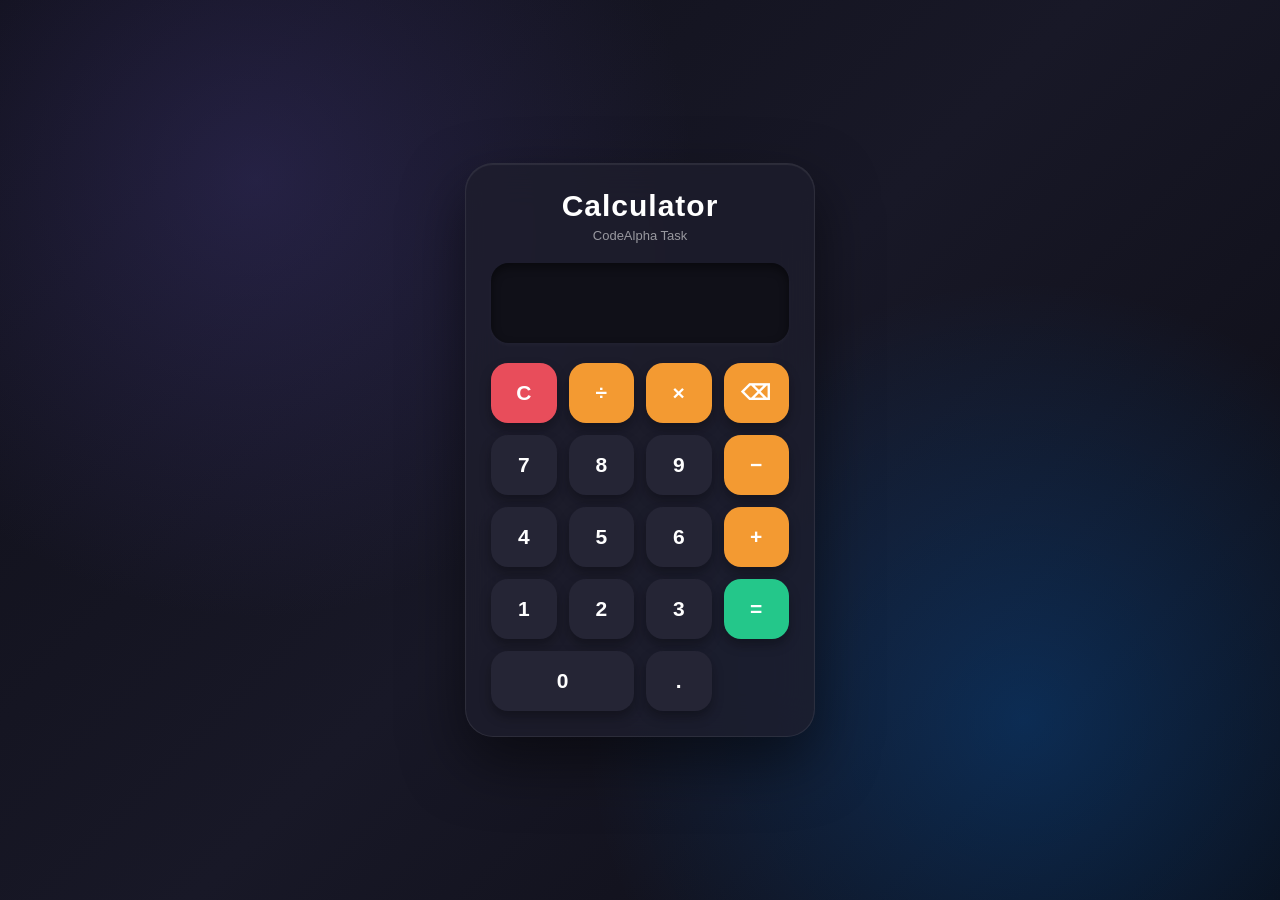
<file: Task2/index.html>
<!DOCTYPE html>
<html lang="en">
<head>
    <meta charset="UTF-8">
    <meta name="viewport" content="width=device-width, initial-scale=1.0">
    <title>CodeAlpha Calculator</title>
    <link rel="stylesheet" href="style.css">
</head>
<body>
    <div class="calculator">
        <h1>Calculator</h1>
        <p>CodeAlpha Task</p>
        <input type="text" id="display" readonly>
        <div class="buttons">
            <button id="clear">C</button>
            <button>÷</button>
            <button>×</button>
             <button>⌫</button>

              <button>7</button>
               <button>8</button>
                <button>9</button>
                 <button>−</button>

                  <button>4</button>
                   <button>5</button>
                    <button>6</button>
                     <button>+</button>

                      <button>1</button>
                       <button>2</button>
                        <button>3</button>
                         <button>=</button>

                          <button>0</button>
                           <button>.</button>
        </div>
    </div>
    <script src="script.js"></script>
</body>
</html>
</file>
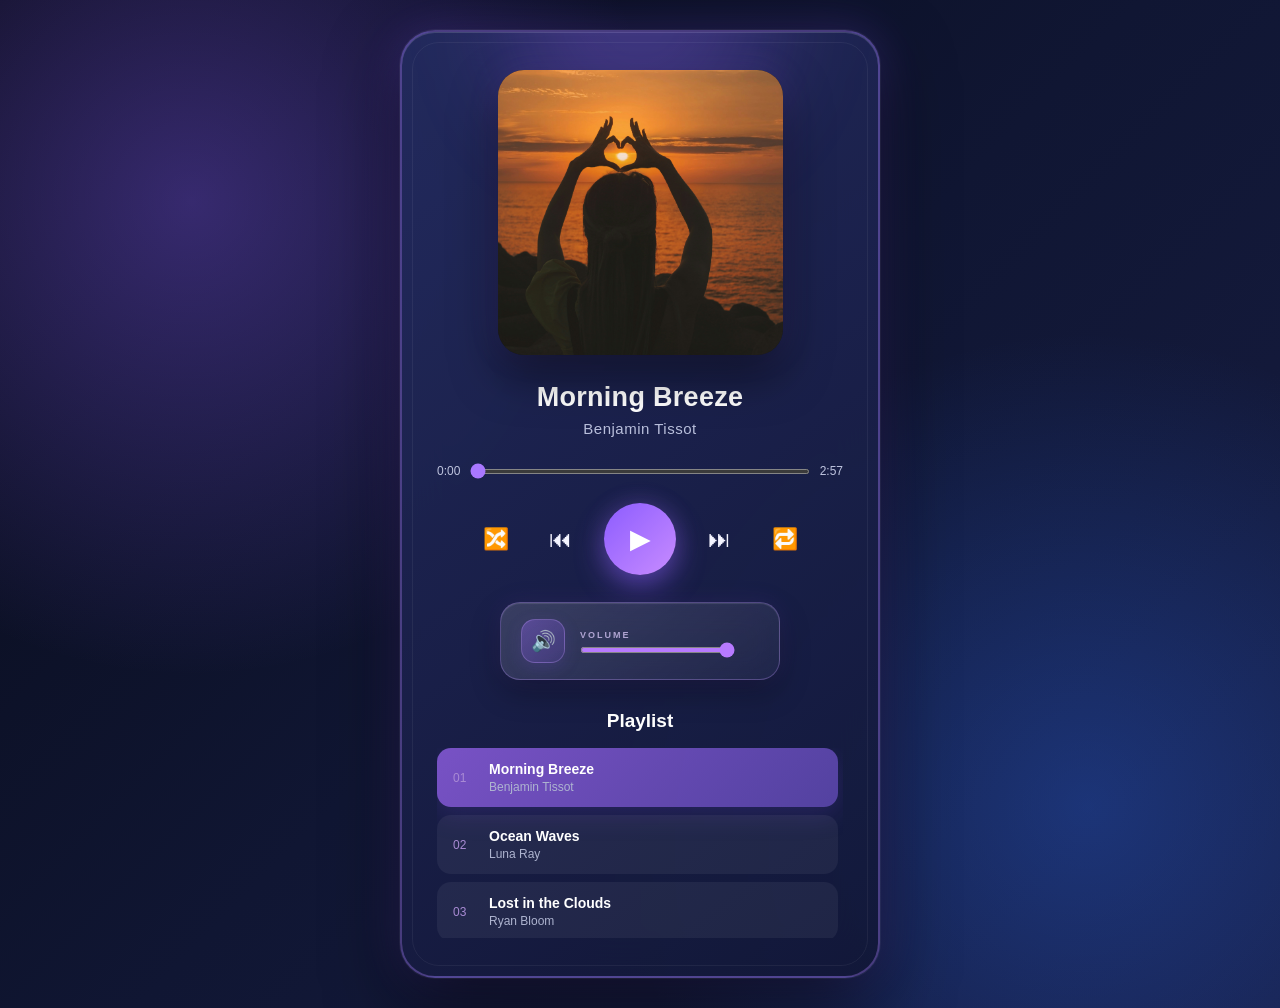
<file: Task4/index.html>
<!DOCTYPE html>
<html lang="en">
<head>
    <meta charset="UTF-8">
    <meta name="viewport" content="width=device-width, initial-scale=1.0">
    <title>Music Player</title>
    <link rel="stylesheet" href="style.css">
</head>

<body>
    <div class="music-player">

        <div class="album-container">
            <img id="albumImage" src="images/song1.jpg" alt="Album Cover">
        </div>

        <div class="song-info">
            <h2 id="songTitle">Song Title</h2>
            <p id="artistName">Artist Name</p>
        </div>

        <audio id="audio"></audio>

        <div class="progress-container">
            <span id="currentTime">0:00</span>
            <input
                type="range"
                id="progressBar"
                value="0"
                min="0"
                max="100"
            >

            <span id="duration">0:00</span>
        </div>

        <div class="controls">

            <button id="shuffleBtn">🔀</button>
            <button id="previousBtn">⏮</button>
            <button id="playBtn">▶</button>
            <button id="nextBtn">⏭</button>
            <button id="repeatBtn">🔁</button>

        </div>

       <div class="volume-container">

    <button id="muteBtn">🔊</button>

    <div class="volume-content">

        <span class="volume-label">VOLUME</span>

        <input
            type="range"
            id="volumeControl"
            min="0"
            max="1"
            step="0.01"
            value="1"
        >

    </div>

</div>

        <div class="playlist">
            <h3>Playlist</h3>
            <ul id="playlist"></ul>
        </div>

    </div>

    <script src="script.js"></script>

</body>
</html>
</file>
<file: Task2/style.css>
*{
    margin: 0;
    padding: 0;
    box-sizing: border-box;
}

body {
    min-height: 100vh;

    display: flex;
    justify-content: center;
    align-items: center;

    padding: 20px;

    font-family: Arial, sans-serif;

    background:
        radial-gradient(
            circle at 20% 20%,
            rgba(72, 61, 139, 0.35),
            transparent 35%
        ),
        radial-gradient(
            circle at 80% 80%,
            rgba(0, 128, 255, 0.25),
            transparent 35%
        ),
        linear-gradient(
            135deg,
            #0f0f18,
            #181827,
            #0b0b12
        );

    overflow: hidden;
}

.calculator {
    width: 350px;
    padding: 25px;
    background: rgba(30, 30, 45, 0.75);
    border: 1px solid rgba(255, 255, 255, 0.08);
    border-radius: 28px;
    backdrop-filter: blur(20px);
    -webkit-backdrop-filter: blur(20px);
    box-shadow:
        0 25px 60px rgba(0, 0, 0, 0.5),
        inset 0 1px 1px rgba(255, 255, 255, 0.08);
}

.calculator h1 {
    color: #ffffff;
    text-align: center;
    font-size: 30px;
    margin-bottom: 5px;
    letter-spacing: 1px;
}


.calculator p {
    color: rgba(255, 255, 255, 0.55);
    text-align: center;
    font-size: 13px;
    margin-bottom: 20px;
}

#display {
    width: 100%;
    height: 80px;
    padding: 15px 18px;
    margin-bottom: 20px;
    border: none;
    outline: none;
    border-radius: 18px;
    background: #101018;
    color: #ffffff;
    text-align: right;
    font-size: 32px;
    font-weight: bold;
    box-shadow:
        inset 0 4px 10px rgba(0, 0, 0, 0.45),
        0 2px 5px rgba(255, 255, 255, 0.03);
}

.buttons {
    display: grid;
    grid-template-columns: repeat(4, 1fr);
    gap: 12px;
}

button {
    height: 60px;
    border: none;
    border-radius: 17px;
    background: #252535;
    color: #ffffff;
    font-size: 21px;
    font-weight: bold;
    cursor: pointer;
    transition:
        transform 0.15s ease,
        background 0.15s ease,
        box-shadow 0.15s ease;
    box-shadow:
        0 6px 12px rgba(0, 0, 0, 0.3);
}


button:hover {
    background: #303044;
    transform: translateY(-2px);
    box-shadow:
        0 9px 18px rgba(0, 0, 0, 0.4);
}


button:active {
    transform: scale(0.94);
    box-shadow:
        0 3px 6px rgba(0, 0, 0, 0.35);
}


#clear {
    background: #e84d5b;
    color: white;
}

#clear:hover {
    background: #f05a67;
}


button:nth-child(2),
button:nth-child(3),
button:nth-child(4),
button:nth-child(8),
button:nth-child(12) {
    background: #f39a32;
    color: white;
}

button:nth-child(2):hover,
button:nth-child(3):hover,
button:nth-child(4):hover,
button:nth-child(8):hover,
button:nth-child(12):hover {
    background: #ffab43;
}


button:nth-child(16) {
    background: #24c78a;
    color: white;
}

button:nth-child(16):hover {
    background: #32d99b;
}


button:nth-child(17) {
    grid-column: span 2;
}


@media (max-width: 400px) {

    .calculator {
        width: 100%;
        padding: 20px;
        border-radius: 24px;
    }

    #display {
        height: 70px;
        font-size: 27px;
    }

    button {
        height: 55px;
        font-size: 20px;
        border-radius: 15px;
    }

    .buttons {
        gap: 10px;
    }
}
</file>
<file: Task4/style.css>
* {
    margin: 0;
    padding: 0;
    box-sizing: border-box;
}

body {
    min-height: 100vh;
    display: flex;
    justify-content: center;
    align-items: center;
    padding: 30px;
    font-family: Arial, sans-serif;
    color: white;
    background:radial-gradient(circle at 15% 20%,
            rgba(137, 92, 255, 0.35),
            transparent 35%
        ),
        radial-gradient(circle at 85% 80%,
            rgba(45, 112, 255, 0.30),
            transparent 35%
        ),
        linear-gradient(135deg,
            #080b18,
            #101633,
            #171d43
        );
}

.music-player {
    width: 480px;
    max-width: 100%;
    padding: 38px 35px;
    border-radius: 35px;
    background:linear-gradient(145deg,rgba(35, 43, 95, 0.92),rgba(18, 23, 55, 0.92));
    border: 2px solid rgba(173, 126, 255, 0.35);
    box-shadow:
        0 0 0 1px rgba(255, 255, 255, 0.05),
        0 25px 70px rgba(0, 0, 0, 0.65),
        0 0 45px rgba(126, 88, 255, 0.30),
        inset 0 1px 0 rgba(255, 255, 255, 0.15);
    backdrop-filter: blur(25px);
    -webkit-backdrop-filter: blur(25px);
    position: relative;
    overflow: hidden;
}

.music-player::before {
    content: "";
    position: absolute;
    width: 260px;
    height: 260px;
    top: -150px;
    left: 50%;
    transform: translateX(-50%);
    border-radius: 50%;
    background: rgba(164, 105, 255, 0.25);
    filter: blur(50px);
    pointer-events: none;
}

.music-player::after {
    content: "";
    position: absolute;
    inset: 10px;
    border-radius: 27px;
    border: 1px solid rgba(255, 255, 255, 0.06);
    pointer-events: none;
}

.album-container {
    width: 285px;
    height: 285px;
    margin: 0 auto 27px;
    overflow: hidden;
    border-radius: 26px;
    position: relative;
    box-shadow:
        0 20px 45px rgba(0, 0, 0, 0.5),
        0 0 30px rgba(145, 100, 255, 0.16);
    transition: transform 0.8s ease;
    background: #11162d;
}

.album-container:hover {
    transform: scale(1.05);
    box-shadow:
        0 20px 45px rgba(0, 0, 0, 0.55),
        0 0 35px rgba(170, 110, 255, 0.35);
}


.album-container img {
    width: 100%;
    height: 100%;
    display: block;
    object-fit: cover;
    transition: transform 0.5s ease;
    
}

.album-container:hover img {
    transform: scale(1.08);
}

.song-info {
    text-align: center;
    margin-bottom: 27px;
}

.song-info h2 {
    font-size: 27px;
    font-weight: 700;
    letter-spacing: 0.3px;
    margin-bottom: 7px;
    color: #ffffff;
}

.song-info p {
    font-size: 15px;
    color: #b9bfdc;
    letter-spacing: 0.5px;
}

.progress-container {
    display: flex;
    align-items: center;
    gap: 10px;
    margin-bottom: 25px;
    color: #bfc5df;
    font-size: 12px;
}

#progressBar {
    flex: 1;
    height: 5px;
    cursor: pointer;
    accent-color: #a978ff;
}


.controls {
    display: flex;
    justify-content: center;
    align-items: center;
    gap: 22px;
    margin: 24px 0 27px;
}


.controls button {
    width: 43px;
    height: 43px;
    border: none;
    border-radius: 50%;
    background: transparent;
    color: #f4f4ff;
    font-size: 23px;
    cursor: pointer;
    transition:
        transform 0.25s ease,
        color 0.25s ease,
        background 0.25s ease;
}


.controls button:hover {
    transform: scale(1.15);
    color: #c69aff;
}

#playBtn {
    width: 72px;
    height: 72px;
    border-radius: 50%;
    border: none;
    background:
        linear-gradient(
            135deg,
            #8c5cff,
            #c88cff
        );
    color: white;
    font-size: 27px;
    cursor: pointer;
    box-shadow:
        0 12px 30px rgba(140, 92, 255, 0.45),
        0 0 25px rgba(180, 120, 255, 0.18);
    transition:
        transform 0.25s ease,
        box-shadow 0.25s ease;
}


#playBtn:hover {
    transform: scale(1.08);
    box-shadow:
        0 15px 35px rgba(140, 92, 255, 0.6),
        0 0 30px rgba(180, 120, 255, 0.25);
}


#shuffleBtn {
    font-size: 21px;
}

#shuffleBtn.active {
    color: #c58cff;

    text-shadow:
        0 0 10px rgba(197, 140, 255, 0.9),
        0 0 20px rgba(197, 140, 255, 0.45);
}



#repeatBtn {
    font-size: 21px;
}

#repeatBtn.active {
    color: #c58cff;
    text-shadow:0 0 10px rgba(197, 140, 255, 0.9),
        0 0 20px rgba(197, 140, 255, 0.45);
}


.volume-container {
    width: 280px;
    height: 78px;
    margin: 5px auto 30px;
    padding: 12px 20px;
    display: flex;
    align-items: center;
    gap: 15px;
    border-radius: 20px;
    background:linear-gradient(
            145deg,
            rgba(255, 255, 255, 0.14),
            rgba(255, 255, 255, 0.045)
        );

    border: 1px solid rgba(188, 148, 255, 0.30);
    box-shadow:
        0 12px 30px rgba(0, 0, 0, 0.30),
        0 0 25px rgba(145, 95, 255, 0.12),
        inset 0 1px 1px rgba(255, 255, 255, 0.12);
    backdrop-filter: blur(15px);
    -webkit-backdrop-filter: blur(15px);
}

#muteBtn {
    width: 44px;
    height: 44px;
    flex-shrink: 0;
    display: flex;
    align-items: center;
    justify-content: center;
    border: 1px solid rgba(196, 157, 255, 0.30);
    border-radius: 14px;
    background:linear-gradient(
            135deg,
            rgba(156, 105, 255, 0.35),
            rgba(104, 74, 190, 0.25)
        );
    color: white;
    font-size: 20px;
    cursor: pointer;
    box-shadow:0 5px 15px rgba(100, 70, 180, 0.25);
    transition: 0.3s ease;
}


#muteBtn:hover {
    transform: translateY(-2px) scale(1.05);
    background:linear-gradient(
            135deg,
            rgba(174, 119, 255, 0.50),
            rgba(113, 80, 205, 0.40)
        );
    box-shadow:0 7px 20px rgba(145, 95, 255, 0.40);
}


#volumeControl {
    width: 155px;
    height: 6px;
    cursor: pointer;
    accent-color: #b77aff;
}

.volume-content {
    flex: 1;
    display: flex;
    flex-direction: column;
    gap: 7px;
}


.volume-label {
    font-size: 9px;
    letter-spacing: 2px;
    font-weight: 700;
    color: #c7b8e8;
    opacity: 0.85;
}


.playlist li {
    padding: 13px 16px;
    margin-bottom: 8px;
    border-radius: 14px;
    background: rgba(255, 255, 255, 0.055);
    cursor: pointer;
    transition: 0.3s ease;
}


.playlist h3 {
    text-align: center;
    font-size: 19px;
    font-weight: 600;
    margin-bottom: 16px;
    color: #ffffff;
}

.playlist ul {
    list-style: none;
    max-height: 190px;
    overflow-y: auto;
    padding-right: 5px;
}

.track-info {
    display: flex;
    align-items: center;
    gap: 14px;
}

.track-number {
    font-size: 12px;
    color: #a98bd4;
    min-width: 22px;
}


.track-details {
    display: flex;
    flex-direction: column;
    gap: 3px;
}


.track-details strong {
    font-size: 14px;
    color: white;
    font-weight: 600;
}


.track-details small {
    font-size: 12px;
    color: #aeb4d0;
    font-weight: normal;
}


.playlist li:hover {
    background: rgba(255, 255, 255, 0.11);
    transform: translateX(4px);
}


.playlist li.active {
    background:
        linear-gradient(135deg,
            rgba(137, 91, 220, 0.85),
            rgba(94, 73, 177, 0.85)
        );

    box-shadow: 0 8px 25px rgba(90, 65, 180, 0.25);
}

.playlist ul::-webkit-scrollbar {
    width: 5px;
}


.playlist ul::-webkit-scrollbar-track {
    background: transparent;
}


.playlist ul::-webkit-scrollbar-thumb {
    background: rgba(255, 255, 255, 0.25);

    border-radius: 10px;
}


.playlist ul::-webkit-scrollbar-thumb:hover {
    background: rgba(255, 255, 255, 0.4);
}

@media (max-width: 480px) {

    body {
        padding: 15px;
    }

    .music-player {
        width: 100%;

        padding: 25px 18px;

        border-radius: 26px;
    }

    .album-container {
        width: 220px;
        height: 220px;
    }

    .song-info h2 {
        font-size: 22px;
    }

    .controls {
        gap: 14px;
    }

    .controls button {
        width: 40px;
        height: 40px;

        font-size: 21px;
    }

    #playBtn {
        width: 64px;
        height: 64px;
    }

    .volume-container {
        width: 250px;
        height: 72px;

        padding: 10px 15px;
    }

    #volumeControl {
        width: 135px;
    }
}
</file>
